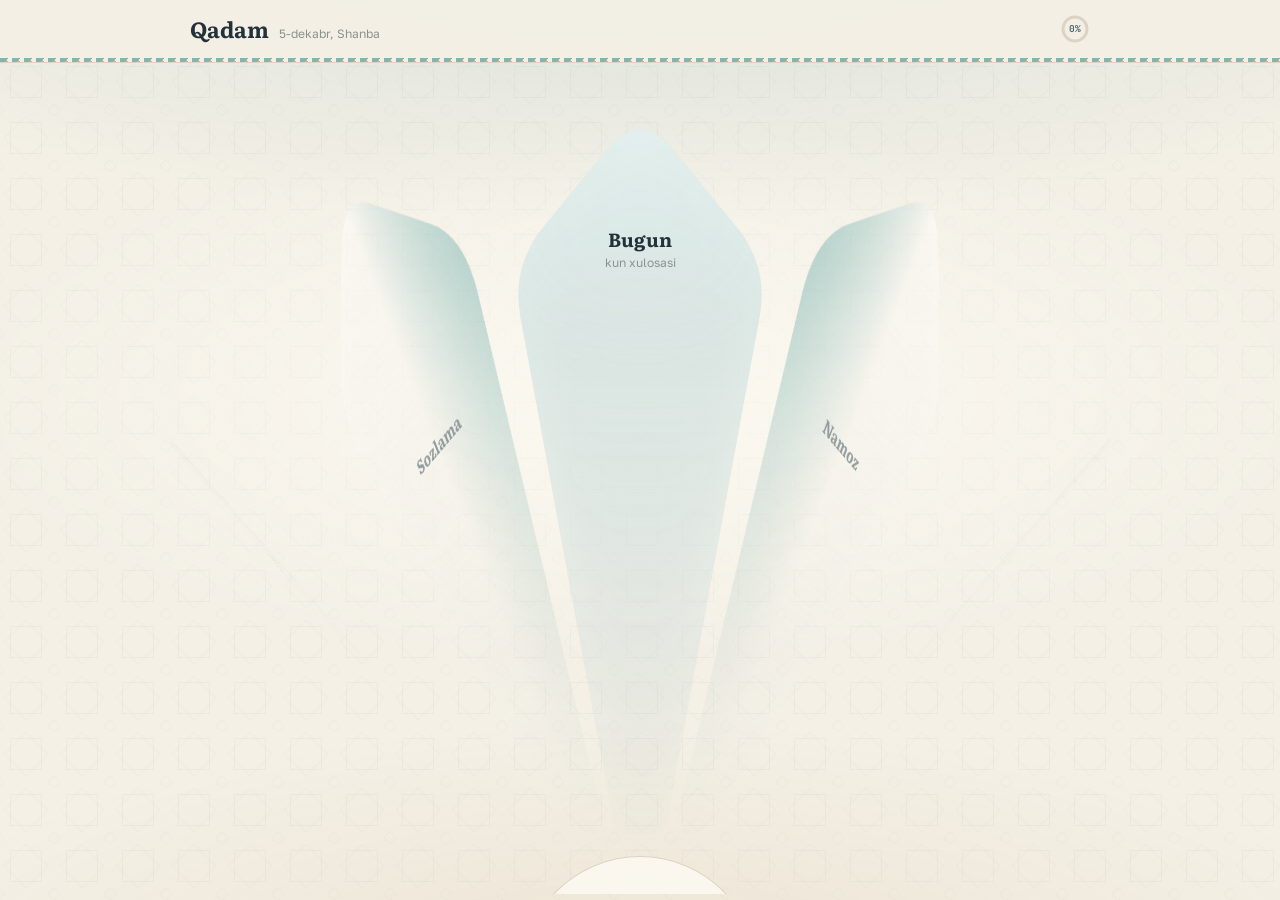
<file: docs/index.html>
<!doctype html>
<html lang="uz">
<head>
<meta charset="utf-8">
<meta name="viewport" content="width=device-width, initial-scale=1, viewport-fit=cover">
<meta name="description" content="Qadam — namoz, oila, shajara, ish, sport va sakkiz tilni oʻrganishni bir joyda yuritadigan shaxsiy yordamchi.">
<meta name="theme-color" content="#F4F0E6" media="(prefers-color-scheme: light)">
<meta name="theme-color" content="#13191B" media="(prefers-color-scheme: dark)">
<meta name="mobile-web-app-capable" content="yes">
<meta name="apple-mobile-web-app-capable" content="yes">
<meta name="apple-mobile-web-app-status-bar-style" content="default">
<meta name="apple-mobile-web-app-title" content="Qadam">
<meta name="app-version" content="202611140946">
<link rel="manifest" href="manifest.webmanifest?v=202611140946">
<link rel="icon" href="icon-192.png?v=202611140946" sizes="192x192">
<link rel="apple-touch-icon" href="apple-touch-icon.png?v=202611140946">
<title>Qadam</title>
<link rel="preconnect" href="https://fonts.gstatic.com" crossorigin>
<link rel="stylesheet" href="https://fonts.googleapis.com/css2?family=Golos+Text:wght@400;500;700&family=JetBrains+Mono&family=Literata:wght@400;700&family=PT+Sans:wght@400;700&display=swap">
<link rel="stylesheet" href="css/app.css?v=202611140946">
<link rel="stylesheet" href="css/mod.css?v=202611140946">
<link rel="stylesheet" href="css/rul.css?v=202611140946">
<link rel="stylesheet" href="css/til.css?v=202611140946">
<link rel="stylesheet" href="css/diqqat.css?v=202611140946">
<link rel="stylesheet" href="css/fon.css?v=202611140946">
<style>body{margin:0}img{max-width:100%}[hidden]{display:none!important}</style>
</head>
<body>
<header class="h-top">
  <div class="h-top-in">
    <div class="h-brand">
      <h1><button class="h-home" type="button" id="h-home">Qadam</button></h1>
      <span class="h-date" id="h-date"></span>
    </div>
    <div id="h-score"></div>
  </div>
</header>

<main class="h-wrap" id="h-main"></main>

<script src="js/firebase-config.js?v=202611140946"></script>
<script src="js/core.js?v=202611140946"></script>
<script src="js/cloud.js?v=202611140946"></script>
<script src="js/namoz.js?v=202611140946"></script>
<script src="js/oila.js?v=202611140946"></script>
<script src="js/shajara.js?v=202611140946"></script>
<script src="js/ish.js?v=202611140946"></script>
<script src="js/sport.js?v=202611140946"></script>
<script src="js/til.js?v=202611140946"></script>
<script src="js/langs/ru.js?v=202611140946"></script>
<script src="js/langs/en.js?v=202611140946"></script>
<script src="js/langs/kk.js?v=202611140946"></script>
<script src="js/langs/de.js?v=202611140946"></script>
<script src="js/langs/ja.js?v=202611140946"></script>
<script src="js/langs/zh.js?v=202611140946"></script>
<script src="js/langs/ko.js?v=202611140946"></script>
<script src="js/langs/ar.js?v=202611140946"></script>
<script src="js/langs/more.js?v=202611140946"></script>
<script src="js/eslatma.js?v=202611140946"></script>
<script src="js/bugun.js?v=202611140946"></script>
<script src="js/sozlama.js?v=202611140946"></script>
<script src="js/diqqat.js?v=202611140946"></script>
<script src="js/rul.js?v=202611140946"></script>
<script src="js/boot.js?v=202611140946"></script>

</body>
</html>
</file>
<file: docs/css/app.css>
/* ============ Hamroh — umumiy uslublar ============ */
:root{
  color-scheme:light;
  --paper:#F4F0E6;
  --surface:#FFFCF5;
  --surface-2:#EBE4D6;
  --ink:#23313A;
  --ink-2:#55656E;
  --ink-3:#8A948F;
  --line:#DCD3C2;
  --line-2:#E9E2D5;
  --accent:#117C7B;
  --accent-soft:#D5E8E6;
  --red:#B5502F;
  --red-soft:#F4E2DA;
  --green:#4F7A3A;
  --green-soft:#E0EAD4;
  --warm:#A77B21;
  --warm-soft:#F3E8CE;
  --gold:#A87D23;
  --gold-soft:#F2E8CF;
  --shadow:0 1px 2px rgba(18,38,63,.06), 0 8px 24px -12px rgba(18,38,63,.22);
  --radius:6px;
  --f-serif:"Literata", "PT Serif", Georgia, serif;
  --f-sans:"Golos Text", "PT Sans", "Segoe UI", system-ui, sans-serif;
  --f-mono:"JetBrains Mono", "PT Mono", ui-monospace, monospace;
}
@media (prefers-color-scheme: dark){
  :root:not([data-theme="light"]){
    color-scheme:dark;
    --paper:#13191B;
    --surface:#1B2325;
    --surface-2:#243032;
    --ink:#ECE6DA;
    --ink-2:#B3AFA2;
    --ink-3:#8A8D86;
    --line:#2E3A3C;
    --line-2:#263032;
    --accent:#49BDB4;
    --accent-soft:#17352F;
    --red:#DD8260;
    --red-soft:#35221B;
    --green:#8FBE6E;
    --green-soft:#1E2C18;
    --warm:#D9AE5E;
    --warm-soft:#302612;
    --gold:#D8B35E;
    --gold-soft:#2E2715;
    --shadow:0 1px 2px rgba(0,0,0,.4), 0 10px 28px -14px rgba(0,0,0,.7);
  }
}
:root[data-theme="dark"]{
  color-scheme:dark;
    --paper:#13191B;
  --surface:#1B2325;
  --surface-2:#243032;
  --ink:#ECE6DA;
  --ink-2:#B3AFA2;
  --ink-3:#8A8D86;
  --line:#2E3A3C;
  --line-2:#263032;
  --accent:#49BDB4;
  --accent-soft:#17352F;
  --red:#DD8260;
  --red-soft:#35221B;
  --green:#8FBE6E;
  --green-soft:#1E2C18;
  --warm:#D9AE5E;
  --warm-soft:#302612;
  --gold:#D8B35E;
  --gold-soft:#2E2715;
  --shadow:0 1px 2px rgba(0,0,0,.4), 0 10px 28px -14px rgba(0,0,0,.7);
}
*{box-sizing:border-box}
html{-webkit-text-size-adjust:100%;background:var(--paper)}
body{
  background:var(--paper);color:var(--ink);
  font-family:var(--f-sans);font-size:16px;line-height:1.55;
  -webkit-font-smoothing:antialiased;
  padding-left:env(safe-area-inset-left);padding-right:env(safe-area-inset-right);
}
button{font:inherit;color:inherit;cursor:pointer;touch-action:manipulation}
input,select,textarea{font:inherit;color:inherit}
:focus-visible{outline:2px solid var(--accent);outline-offset:2px;border-radius:3px}
@media (prefers-reduced-motion:reduce){*{animation:none!important;transition:none!important}}

/* ---------- qobiq ---------- */
.h-top{
  position:sticky;top:0;z-index:30;
  background:color-mix(in srgb, var(--paper) 90%, transparent);
  backdrop-filter:blur(8px);border-bottom:1px solid var(--line);
}
.h-top-in{max-width:940px;margin:0 auto;padding:12px 20px 12px;display:flex;gap:14px;align-items:center;justify-content:space-between}
.h-brand{display:flex;align-items:baseline;gap:10px;min-width:0}
.h-brand h1{font-family:var(--f-serif);font-weight:700;font-size:22px;margin:0;letter-spacing:-.01em}
.h-home{background:none;border:none;padding:0;font:inherit;color:inherit}
.h-date{font-size:12px;color:var(--ink-3);white-space:nowrap}
.h-ring{display:flex;align-items:center;gap:8px;font-family:var(--f-mono);font-size:12px;color:var(--ink-3)}
.h-ring svg{display:block}
.h-wrap{max-width:940px;margin:0 auto;padding:22px 20px 90px}
.h-panel[hidden]{display:none!important}

/* ---------- umumiy boʻlaklar ---------- */
.h-h2{font-family:var(--f-serif);font-size:20px;margin:0 0 4px;font-weight:700}
.h-lede{margin:0 0 18px;color:var(--ink-2);font-size:14.5px;max-width:64ch}
.h-sec{margin-bottom:26px}
.h-sec-h{
  display:flex;justify-content:space-between;align-items:baseline;gap:10px;
  font-size:11.5px;letter-spacing:.09em;text-transform:uppercase;color:var(--ink-3);
  border-bottom:1px solid var(--line);padding-bottom:6px;margin-bottom:10px;
}
.h-card{
  background:var(--surface);border:1px solid var(--line);border-radius:10px;
  padding:16px 18px;margin-bottom:12px;
}
.h-card.lift{box-shadow:var(--shadow)}
.h-card-h{display:flex;justify-content:space-between;align-items:center;gap:10px;margin-bottom:10px}
.h-card-h h3{font-family:var(--f-serif);font-size:17px;margin:0}
.h-card-h a,.h-link{color:var(--accent);font-size:13px;text-decoration:none;background:none;border:none;padding:0;cursor:pointer}
.h-link:hover{text-decoration:underline}
.h-grid{display:grid;gap:10px}
.h-grid.c2{grid-template-columns:repeat(auto-fit,minmax(220px,1fr))}
.h-grid.c3{grid-template-columns:repeat(auto-fit,minmax(160px,1fr))}

.h-btn{
  border:1px solid var(--line);background:var(--surface);border-radius:var(--radius);
  padding:10px 16px;font-size:14.5px;font-weight:700;
}
.h-btn:hover{background:var(--surface-2)}
.h-btn.sm{padding:6px 11px;font-size:13px;font-weight:400}
.h-btn.pri{background:var(--accent);border-color:var(--accent);color:#fff}
:root[data-theme="dark"] .h-btn.pri,:root:not([data-theme="light"]) .h-btn.pri{color:var(--paper)}
.h-btn.ok{color:var(--green);border-color:var(--green)}
.h-btn.bad{color:var(--red);border-color:var(--red)}
.h-btn[disabled]{opacity:.45;cursor:default}
.h-row{display:flex;gap:8px;flex-wrap:wrap;align-items:center}
.h-row.end{justify-content:flex-end}

.h-pill{
  font-family:var(--f-mono);font-size:11.5px;padding:2px 9px;border-radius:100px;
  background:var(--surface-2);color:var(--ink-2);white-space:nowrap;
}
.h-pill.ok{background:var(--green-soft);color:var(--green)}
.h-pill.warn{background:var(--red-soft);color:var(--red)}
.h-pill.gold{background:var(--gold-soft);color:var(--gold)}

.h-stat{display:flex;flex-direction:column;gap:1px}
.h-stat b{font-family:var(--f-mono);font-size:21px;line-height:1.1;font-variant-numeric:tabular-nums}
.h-stat span{font-size:11px;color:var(--ink-3);letter-spacing:.05em;text-transform:uppercase}
.h-stats{display:flex;gap:20px;flex-wrap:wrap}

.h-list{display:flex;flex-direction:column}
.h-item{
  display:flex;gap:12px;align-items:center;padding:10px 0;border-bottom:1px solid var(--line-2);
}
.h-item:last-child{border-bottom:none}
.h-item .ttl{flex:1;min-width:0;font-size:14.5px}
.h-item .sub{font-size:12.5px;color:var(--ink-3)}
/* ---- tugʻilgan kun eslatmasi (yonib-oʻchadi) ---- */
#h-alerts{max-width:940px;margin:0 auto;padding:16px 20px 0;display:flex;flex-direction:column;gap:8px}
#h-alerts:empty{padding:0}
.h-alert{
  display:flex;gap:12px;align-items:center;padding:11px 14px;border-radius:12px;
  border:1.5px solid var(--red);background:var(--red-soft);
}
.h-alert-t{flex:1;min-width:0;display:flex;flex-direction:column;gap:2px}
.h-alert-t b{font-size:13.5px;color:var(--red)}
.h-alert-t span{font-size:12.5px;color:var(--ink-2)}
.h-alert .h-btn{flex:0 0 auto}
.h-alert.quiet{border-color:var(--line);background:var(--surface-2)}
.h-alert.quiet .h-alert-t span{color:var(--ink-2)}
.h-alert.blink{animation:h-blink 1.5s ease-in-out infinite}
@keyframes h-blink{
  0%,100%{background:var(--red-soft);border-color:var(--red)}
  50%{background:var(--surface);border-color:var(--line)}
}
@media(prefers-reduced-motion:reduce){.h-alert.blink{animation:none}}

.h-item .num{font-family:var(--f-mono);font-size:13px;color:var(--ink-3);white-space:nowrap;font-variant-numeric:tabular-nums}

.h-check{
  width:21px;height:21px;border:1.5px solid var(--line);border-radius:5px;flex:0 0 auto;
  display:grid;place-items:center;font-size:13px;color:#fff;background:var(--surface);padding:0;
}
.h-check[aria-pressed="true"]{background:var(--green);border-color:var(--green)}

.h-in{
  width:100%;padding:9px 11px;border:1px solid var(--line);border-radius:var(--radius);
  background:var(--surface);color:var(--ink);font-size:16px;
}
.h-in:focus{border-color:var(--accent);outline:none}
.h-field{display:flex;flex-direction:column;gap:4px;min-width:0}
.h-field label{font-size:11.5px;letter-spacing:.06em;text-transform:uppercase;color:var(--ink-3)}
.h-form{display:grid;gap:10px;grid-template-columns:repeat(auto-fit,minmax(150px,1fr))}
.h-form .wide{grid-column:1/-1}
select.h-in{appearance:none;background-image:linear-gradient(45deg,transparent 50%,var(--ink-3) 50%),linear-gradient(135deg,var(--ink-3) 50%,transparent 50%);background-position:calc(100% - 16px) 50%,calc(100% - 11px) 50%;background-size:5px 5px,5px 5px;background-repeat:no-repeat;padding-right:32px}

.h-seg{display:inline-flex;border:1px solid var(--line);border-radius:var(--radius);overflow:hidden;background:var(--surface);flex-wrap:wrap}
.h-seg button{background:none;border:none;padding:7px 13px;font-size:13.5px;color:var(--ink-2);border-right:1px solid var(--line)}
.h-seg button:last-child{border-right:none}
.h-seg button[aria-pressed="true"]{background:var(--surface-2);color:var(--ink);font-weight:700}

.h-empty{
  border:1px dashed var(--line);border-radius:var(--radius);padding:18px;
  text-align:center;color:var(--ink-3);font-size:14px;
}
.h-bar{height:6px;background:var(--line);border-radius:3px;overflow:hidden}
.h-bar i{display:block;height:100%;background:var(--accent);transition:width .35s ease}
.h-bar.ok i{background:var(--green)}
.h-tablewrap{overflow-x:auto}
.h-table{border-collapse:collapse;width:100%;font-size:14px;min-width:420px}
.h-table th,.h-table td{text-align:left;padding:7px 10px 7px 0;border-bottom:1px solid var(--line-2);white-space:nowrap}
.h-table th{font-size:11px;letter-spacing:.07em;text-transform:uppercase;color:var(--ink-3);font-weight:400}
.h-table td.n{font-family:var(--f-mono);font-variant-numeric:tabular-nums}
.h-note{font-size:12.5px;color:var(--ink-3)}
.h-warn{background:var(--gold-soft);border:1px solid var(--gold);color:var(--ink);border-radius:var(--radius);padding:10px 13px;font-size:13.5px;margin-bottom:14px}

/* modul rangli belgisi */
.h-card[data-m]{border-left:3px solid var(--line)}
.h-card[data-m="namoz"]{border-left-color:var(--green)}
.h-card[data-m="oila"]{border-left-color:var(--red)}
.h-card[data-m="shajara"]{border-left-color:var(--gold)}
.h-card[data-m="ish"]{border-left-color:var(--accent)}
.h-card[data-m="sport"]{border-left-color:#C2691E}


@media (hover:none){
  .h-btn:not(.pri):hover,.h-item:hover{background:var(--surface)}
}
@media (max-width:560px){
  .h-top-in{padding:10px 14px 10px;gap:10px}
  .h-brand h1{font-size:18px}
  .h-date{font-size:11px}
  .h-wrap{padding:18px 14px 90px}
  .h-card{padding:14px;border-radius:8px}
  .h-stats{gap:14px}
  .h-stat b{font-size:18px}
  .h-form{grid-template-columns:1fr 1fr}
}

/* ---------- milliy bezak ---------- */
.h-top::after{
  content:"";display:block;height:4px;
  background:
    repeating-linear-gradient(135deg, var(--accent) 0 6px, transparent 6px 12px),
    repeating-linear-gradient(45deg, var(--gold) 0 6px, transparent 6px 12px);
  background-size:12px 4px, 12px 4px;
  opacity:.5;
}
.h-card[data-m="til"]{border-left-color:var(--gold)}
.h-card[data-m="sport"]{border-left-color:#C2691E}
.h-brand h1{letter-spacing:.01em}
</file>
<file: docs/css/mod.css>
/* ============ Boʻlimlarga xos uslublar ============ */

/* ---- Bugun ---- */
.b-hero{
  display:flex;gap:16px;align-items:center;justify-content:space-between;
  background:var(--surface);border:1px solid var(--line);border-radius:10px;
  padding:16px 18px;margin-bottom:14px;box-shadow:var(--shadow);
}
.b-hero .h-h2{margin:0}
.b-ring{position:relative;display:grid;place-items:center;flex:0 0 auto}
.b-ring span{position:absolute;font-family:var(--f-mono);font-size:12px}
.h-ring b{font-family:var(--f-mono);font-size:12px;color:var(--ink-2)}
.h-ring{position:relative}
.h-ring svg{position:absolute;inset:0}
.h-ring b{display:block;width:30px;height:30px;line-height:30px;text-align:center;font-size:9.5px}

.b-pray{display:grid;grid-template-columns:repeat(5,1fr);gap:5px}
.b-pr{
  border:1px solid var(--line);border-radius:6px;padding:7px 4px;text-align:center;
  display:flex;flex-direction:column;gap:2px;background:var(--surface);
}
.b-pr b{font-size:12.5px;font-weight:700}
.b-pr span{font-size:10.5px;color:var(--ink-3)}
.b-pr.s-jamoat{background:var(--green-soft);border-color:var(--green)}
.b-pr.s-jamoat span{color:var(--green)}
.b-pr.s-yakka{background:var(--green-soft);border-color:color-mix(in srgb, var(--green) 45%, var(--line))}
.b-pr.s-yakka span{color:var(--green)}
.b-pr.s-qazo{background:var(--red-soft);border-color:var(--red)}
.b-pr.s-qazo span{color:var(--red)}
.b-pr.s-qazoq{background:var(--warm-soft);border-color:var(--warm)}
.b-pr.s-qazoq span{color:var(--warm)}
@media(max-width:420px){.b-pr b{font-size:11px}.b-pr span{font-size:9.5px}}

/* ---- Namoz ---- */
.n-cal{display:grid;grid-template-columns:repeat(7,1fr);gap:4px}
.n-wd{font-size:10px;line-height:1;text-align:center;color:var(--ink-3);padding:0 0 3px}
.n-wd.ju{color:var(--accent)}
.n-pad{min-height:0}
.n-day{
  border:1px solid var(--line);background:var(--surface);border-radius:6px;
  padding:5px 2px 4px;display:flex;flex-direction:column;align-items:center;gap:3px;
}
.n-day b{font-family:var(--f-mono);font-size:11.5px;font-weight:400;color:var(--ink-2)}
.n-day.ju{border-color:color-mix(in srgb, var(--accent) 34%, var(--line))}
.n-day.now{border-color:var(--accent);border-width:2px;background:var(--accent-soft)}
.n-day.future{opacity:.4;cursor:default}
.n-dots{display:flex;gap:2px}
.n-dots i{width:4px;height:4px;border-radius:50%;background:var(--line)}
.n-dots i.jamoat{background:var(--green)}
.n-dots i.yakka{background:var(--green);opacity:.5}
.n-dots i.qazo{background:var(--red)}
.n-dots i.qazoq{background:var(--warm)}

/* Belgilangan holat tugmasi «yonib» turadi:
   oʻqilgani yashil, qazosi qizgʻish, qazosi oʻqilgani sargʻish. */
.h-btn.n-on{font-weight:600}
.h-btn.n-ok{color:#fff;background:var(--green);border-color:var(--green);
  box-shadow:0 0 0 3px color-mix(in srgb, var(--green) 24%, transparent)}
:root[data-theme="dark"] .h-btn.n-ok{color:var(--paper)}
@media (prefers-color-scheme: dark){:root:not([data-theme="light"]) .h-btn.n-ok{color:var(--paper)}}
.h-btn.n-ok2{color:var(--green);background:var(--green-soft);border-color:var(--green);
  box-shadow:0 0 0 3px color-mix(in srgb, var(--green) 16%, transparent)}
.h-btn.n-bad{color:var(--red);background:var(--red-soft);border-color:var(--red);
  box-shadow:0 0 0 3px color-mix(in srgb, var(--red) 16%, transparent)}
.h-btn.n-warm{color:var(--warm);background:var(--warm-soft);border-color:var(--warm);
  box-shadow:0 0 0 3px color-mix(in srgb, var(--warm) 20%, transparent)}
.h-btn.n-on:hover{background:var(--surface)}
.h-btn.n-ok:hover{background:var(--green)}
.h-btn.n-ok2:hover{background:var(--green-soft)}
.h-btn.n-bad:hover{background:var(--red-soft)}
.h-btn.n-warm:hover{background:var(--warm-soft)}
@media(max-width:400px){.n-day{padding:4px 1px 3px}.n-dots{gap:1.5px}.n-day b{font-size:11px}}
.n-sub{display:block;font-size:12px;color:var(--ink-3);margin-top:1px}
/* «Qazosi oʻqildi» yorligʻi qator ostida, oʻng tomonda turadi */
.h-item.n-wrap{flex-wrap:wrap}
.n-qq{flex:0 0 100%;display:flex;justify-content:flex-end;margin:-2px 0 2px}
.n-qq .h-btn{font-size:11.5px;padding:3px 9px}

/* qalqib chiqadigan oyna (kun / shajara) */
.n-sheet{
  position:fixed;inset:0;z-index:60;background:rgba(10,16,24,.45);
  display:flex;align-items:flex-end;justify-content:center;padding:0;
}
.n-sheet-in{
  background:var(--surface);border:1px solid var(--line);border-radius:12px 12px 0 0;
  padding:18px 18px calc(22px + env(safe-area-inset-bottom));width:100%;max-width:520px;
  box-shadow:0 -8px 30px rgba(0,0,0,.25);max-height:86vh;overflow:auto;
}
@media(min-width:620px){
  .n-sheet{align-items:center;padding:20px}
  .n-sheet-in{border-radius:12px;padding-bottom:20px}
}

/* ---- Shajara ---- */
/* Chizma maydoni doimiy balandlikda — pastdagi sonlar qimirlamaydi */
/* Shajara boʻlimi ekran boʻyiga choʻziladi: chizma oʻrtada,
   raqamlar esa eng pastda turadi */
#m-shajara{
  display:flex;flex-direction:column;
  /* svh — brauzer manzil satri koʻringan holatdagi balandlik:
     shunda raqamlar hech qachon ekrandan tushib ketmaydi */
  min-height:calc(100vh - 210px);      /* eski brauzerlar uchun ehtiyotkor oʻlcham */
  min-height:calc(100svh - 130px);     /* svh — manzil satri koʻringan holat */
  margin-bottom:-74px;
}
#m-shajara .h-stats{margin-top:auto;padding-top:12px}
#m-shajara > .h-seg{align-self:flex-start}
#m-shajara > .h-card{align-self:stretch}
.s-tree{
  flex:1 1 auto;height:auto;min-height:200px;
  overflow:auto;-webkit-overflow-scrolling:touch;
  touch-action:pan-x pan-y;overscroll-behavior:contain;
  display:flex;                       /* ichidagini markazlash uchun */
}
.s-zoom{margin:auto}                  /* ham koʻndalang, ham tik markazda */
.s-zoom{position:relative;flex:0 0 auto}
.s-chart{position:relative;transform-origin:top left}
.s-chart .s-node{width:var(--cw);height:var(--ch)}
.s-chart .s-ava{flex:0 0 var(--av);width:var(--av);height:var(--av)}
.s-chart .s-info b{-webkit-line-clamp:var(--lines)}

.s-chart svg{position:absolute;inset:0;overflow:visible;pointer-events:none}
.s-chart svg path{fill:none;stroke:var(--line);stroke-width:1.4}
.s-ring{
  position:absolute;width:14px;height:14px;display:grid;place-items:center;
  font-size:11px;color:var(--ink-3);background:var(--paper);border-radius:50%;line-height:1;
}
/* Kartochka: hamma joyda bir xil oʻlcham — 1/3 surat, 2/3 FISH */
.s-chart .s-node{position:absolute}
.s-node{
  display:flex;align-items:center;gap:9px;white-space:normal;
  border:1px solid var(--line);background:var(--surface);border-radius:9px;
  padding:8px;width:164px;height:74px;cursor:pointer;text-align:left;overflow:hidden;
}
.s-node:hover{border-color:var(--accent)}
.s-node.self{border-color:var(--gold);background:var(--gold-soft)}
.s-ava{
  flex:0 0 62px;width:62px;height:62px;border-radius:7px;overflow:hidden;
  background:var(--surface-2);display:grid;place-items:center;
}
.s-ava img{width:100%;height:100%;object-fit:cover;display:block}
.s-ava i{font-style:normal;font-family:var(--f-serif);font-size:20px;color:var(--ink-3)}
.s-ava.f{background:var(--red-soft)}
.s-ava.f i{color:var(--red)}
.s-ava.sm{flex:0 0 auto;width:34px;height:34px;border-radius:6px}
.s-ava.sm i{font-size:15px}
.s-ava.big{flex:0 0 auto;width:62px;height:62px;border-radius:9px}
.s-ava.big i{font-size:26px}
.s-info{flex:1 1 auto;min-width:0;display:block;align-self:center}
.s-info b{
  font-size:12.5px;line-height:1.22;font-weight:700;
  display:-webkit-box;-webkit-line-clamp:3;-webkit-box-orient:vertical;overflow:hidden;
}
.s-info b.f{color:var(--red)}
.s-yr{display:block;margin-top:2px;font-family:var(--f-mono);font-size:10.5px;color:var(--ink-3)}
.s-me{display:block;font-size:9.5px;letter-spacing:.08em;text-transform:uppercase;color:var(--gold)}
.s-rel{display:block;margin-top:1px;font-size:10.5px;color:var(--accent);font-weight:700}


@media(max-width:420px){
  .s-info b{font-size:11.5px}
  .s-yr{font-size:10px}
}

/* ---- Rus tili boʻlimi qobiq ichida ---- */
#m-rus .r-head{margin-bottom:10px}
#m-rus .stats{display:flex;gap:20px;flex-wrap:wrap}
#m-rus nav.tabs{padding:0;margin:0 0 2px;border-bottom:1px solid var(--line)}
#m-rus .panel{padding-top:20px}
#m-rus .wrap{padding:0;max-width:none}

/* shajara: sana kiritish (yil / oy / kun) */
.s-date{display:grid;grid-template-columns:1.05fr 1.6fr .85fr;gap:5px}
.s-date .h-in{padding:9px 8px}
.s-date select.h-in{padding-right:26px;background-position:calc(100% - 12px) 50%, calc(100% - 8px) 50%}
@media(max-width:620px){
  .h-form .s-datefield{grid-column:1/-1}
  .s-date{grid-template-columns:1fr 1.5fr .85fr}
}

/* formadagi surat bloki */
.s-photo{display:flex;align-items:center;gap:12px;flex-wrap:wrap}
</file>
<file: docs/css/rul.css>
@property --fillc{syntax:"<color>";inherits:false;initial-value:transparent}

/* ============ Rul — boʻlimlar yelpigʻichi ============
   Ekran tagida doira, ichida strelka. Boʻlim panellari doiradan tashqariga
   yelpigʻichdek yoyilgan: oʻrtaga kelgani toʻq, ikki chetdagisi xira. */
.r-screen{
  display:flex;flex-direction:column;align-items:stretch;
  min-height:calc(100dvh - 73px);margin-bottom:-90px;padding:0;
  --Rd:min(30vw,118px);          /* tagdagi doira radiusi */
  --Dy:calc(var(--Rd) * .68);    /* doira markazi ekran tagidan shuncha pastda */
  --pw:min(68vw,258px);          /* panelning eng keng joyi */
  --pad:20px;
  --glint:rgba(255,255,255,.3);  /* panel tepasidagi yorugʻlik */
  /* xanjar shakli: uchi tepada, yelkasi keng, tagi tor.
     Burchaklari dumaloq path() ni JS hisoblab qoʻyadi — bu zaxira. */
  --xanjar:polygon(50% 0%, 100% 21%, 58% 100%, 42% 100%, 0% 21%);
}


/* ---------- sahna ---------- */
.r-stage{
  position:relative;flex:1;min-height:320px;overflow:hidden;
  margin:0 calc(-1 * var(--pad));
  /* chuqurlik: panellar chetga borgani sayin oʻz oʻqi boʻylab burilib uzoqlashadi */
  perspective:820px;perspective-origin:50% 100%;
  touch-action:none;user-select:none;-webkit-user-select:none;cursor:grab;
}
.r-stage.r-grab{cursor:grabbing}

/* ---------- yelpigʻich panellari ---------- */
.r-item{
  position:absolute;left:50%;bottom:calc(-1 * var(--Dy));
  width:var(--pw);height:calc(97% + var(--Dy) - var(--Rd));
  margin-left:calc(-.5 * var(--pw));
  padding:0;background:none;border:none;
  clip-path:var(--xanjar);
  transform-origin:50% 100%;
  /* burchakni JS beradi — yelpigʻich chetida oʻralib ketmasin */
  transform:rotate(var(--th,0deg))
            translateY(calc(-1 * var(--Rd)))
            translateZ(var(--tz,0px))
            rotateY(var(--ry,0deg))
            scale(var(--sc,1));
}
/* toʻldirish — ramkasiz, faqat rang */
.r-fill{
  position:absolute;inset:0;clip-path:var(--xanjar);
  --fillc:color-mix(in srgb, var(--surface) 82%, transparent);
  /* tepasida yorugʻlik, pastga qarab xiralashib yoʻqoladi */
  background:
    radial-gradient(130% 52% at 50% 1%, var(--glint), transparent 68%),
    linear-gradient(to bottom, var(--fillc) 0, transparent 100%);
}

/* hajm: soya xanjar shaklining oʻziga tushadi */
.r-item{filter:drop-shadow(0 9px 16px color-mix(in srgb, var(--ink) 11%, transparent))}
.r-item.on{filter:drop-shadow(0 14px 26px color-mix(in srgb, var(--ink) 17%, transparent))}

/* tanlov bir paneldan ikkinchisiga oʻtganda rang, soya va izoh asta almashadi */
.r-item{transition:filter .45s ease}
/* chetdagi panelning oʻrtaga qaragan yoni toʻqroq koʻrinadi */
.r-fill::after{
  content:"";position:absolute;inset:0;pointer-events:none;
  opacity:var(--yonop,0);
  background:linear-gradient(var(--yon,to right),
    color-mix(in srgb, var(--accent) 60%, transparent) 0,
    transparent 52%);
  -webkit-mask-image:linear-gradient(to bottom,#000 0,transparent 100%);
  mask-image:linear-gradient(to bottom,#000 0,transparent 100%);
  transition:opacity .45s ease;
}

.r-fill{transition:--fillc .45s ease}
.r-txt{transition:color .45s ease}
.r-txt i{transition:opacity .45s ease}

@media (prefers-color-scheme: dark){
  :root:not([data-theme="light"]) .r-screen{--glint:rgba(255,255,255,.07)}
}
:root[data-theme="dark"] .r-screen{--glint:rgba(255,255,255,.07)}
.r-txt{
  /* panel chetga burilganda yozuv markazga yaqinroq suriladi */
  position:absolute;left:10%;right:10%;top:var(--tt,17%);
  text-align:center;color:var(--ink-2);
}
.r-txt b{display:block;font-family:var(--f-serif);font-size:19px;line-height:1.15}
.r-txt i{
  display:block;font-style:normal;font-size:12px;line-height:1.3;
  color:var(--ink-3);margin-top:4px;opacity:0;
}

/* oʻrtaga kelgani toʻqroq */
.r-item.on .r-fill{--fillc:color-mix(in srgb, var(--accent-soft) 96%, transparent)}
.r-item.on .r-txt{color:var(--ink)}
.r-item.on .r-txt i{opacity:1}

/* ---------- tagdagi doira va strelka ---------- */
.r-disc{
  position:absolute;left:50%;bottom:calc(-1 * var(--Dy));z-index:150;
  width:calc(2 * var(--Rd));height:var(--Rd);margin-left:calc(-1 * var(--Rd));
  border:1px solid var(--line);border-bottom:none;
  border-radius:var(--Rd) var(--Rd) 0 0;
  background:color-mix(in srgb, var(--surface) 72%, transparent);
  -webkit-backdrop-filter:blur(4px);backdrop-filter:blur(4px);
}


/* burilish silliq boʻlsin — faqat qoʻyib yuborilganda */
.r-anim .r-item{
  /* ogʻir gʻildirakdek: joyidan sekin qoʻzgʻalib, uzoq sekinlashib toʻxtaydi */
  transition:transform var(--spin,.56s) cubic-bezier(.38,.68,.22,1),
             opacity var(--spin,.56s) cubic-bezier(.38,.68,.22,1),
             filter .45s ease;
}
.r-grab .r-item{will-change:transform,opacity}

@media (max-width:560px){
  .r-screen{--pad:14px}
}
@media (max-height:700px){
  .r-txt b{font-size:17px}
}
</file>
<file: docs/css/til.css>
/* ============ Til oʻrganish boʻlimi ============ */

/* ---- til tanlash ---- */
.t-pick{display:grid;grid-template-columns:repeat(auto-fill,minmax(210px,1fr));gap:10px}
.t-lang{
  border:1px solid var(--line);background:var(--surface);border-radius:10px;
  padding:14px;display:flex;flex-direction:column;gap:3px;text-align:left;
}
.t-lang:hover{border-color:var(--accent);box-shadow:var(--shadow)}
.t-code{
  font-family:var(--f-mono);font-size:10.5px;letter-spacing:.1em;text-transform:uppercase;
  color:var(--accent);background:var(--accent-soft);border-radius:4px;padding:1px 7px;align-self:flex-start;
}
.t-lang b{font-size:16px;font-family:var(--f-serif)}
.t-native{font-size:14px;color:var(--ink-2)}
.t-meta{font-size:12px;color:var(--ink-3);margin-top:4px}
.t-due{font-style:normal;color:var(--red)}
.t-start{font-size:12.5px;color:var(--accent);margin-top:2px}

/* ---- boʻlim qobigʻi ---- */
.t-bar{display:flex;align-items:center;gap:12px;margin-bottom:12px;flex-wrap:wrap}
.t-cur{font-family:var(--f-serif);font-size:17px}
.t-prog{font-family:var(--f-mono);font-size:12px;color:var(--ink-3);margin-left:auto}
.t-tabs{display:flex;gap:2px;overflow-x:auto;scrollbar-width:none;border-bottom:1px solid var(--line);margin-bottom:16px}
.t-tabs::-webkit-scrollbar{display:none}
.t-tab{
  background:none;border:none;border-bottom:2px solid transparent;
  padding:7px 11px 8px;color:var(--ink-2);font-size:14px;white-space:nowrap;
}
.t-tab[aria-selected="true"]{color:var(--ink);border-bottom-color:var(--gold);font-weight:700}

/* ---- mashq kartochkasi ---- */
.t-card{
  background:var(--surface);border:1px solid var(--line);border-radius:12px;box-shadow:var(--shadow);
  padding:26px 20px;text-align:center;display:flex;flex-direction:column;gap:10px;
  min-height:190px;justify-content:center;
}
.t-ask{font-size:11.5px;letter-spacing:.09em;text-transform:uppercase;color:var(--ink-3)}
.t-word{font-family:var(--f-serif);font-size:clamp(28px,6vw,42px);line-height:1.2;font-weight:700}
.t-word.sm{font-size:clamp(19px,4vw,27px);line-height:1.35}
.t-word.uz{font-family:var(--f-sans);font-size:clamp(21px,4.6vw,31px);font-weight:400}
.t-word.uz.sm{font-size:clamp(17px,3.6vw,23px)}
.t-extra{font-family:var(--f-mono);font-size:13px;color:var(--ink-3)}
.t-st{color:var(--red)}
.t-pron{font-family:var(--f-mono);font-size:13px;color:var(--ink-3)}
.t-pron i{font-style:normal;opacity:.75}
.t-say-row{display:flex;justify-content:center;align-items:center;gap:9px}
.t-answer{border-top:1px dashed var(--line);padding-top:12px;display:flex;flex-direction:column;gap:6px}
.t-val.uz{font-size:20px}
.t-say{
  border:1px solid var(--line);background:var(--surface);border-radius:50%;
  width:28px;height:28px;display:inline-grid;place-items:center;padding:0;flex:0 0 auto;color:var(--accent);
}
.t-say:hover{background:var(--accent-soft);border-color:var(--accent)}
.t-say svg{width:14px;height:14px;display:block}
.t-bigsay{
  border:1px solid var(--accent);background:var(--accent-soft);color:var(--accent);
  width:72px;height:72px;border-radius:50%;display:grid;place-items:center;margin:0 auto;
}
.t-bigsay svg{width:30px;height:30px}

.t-opts{display:grid;gap:8px;margin-top:16px}
.t-opt{
  border:1px solid var(--line);background:var(--surface);border-radius:8px;
  padding:12px 15px;text-align:left;font-size:15.5px;display:flex;gap:11px;align-items:center;
}
.t-opt:hover:not([disabled]){border-color:var(--accent);background:var(--accent-soft)}
.t-opt[disabled]{cursor:default}
.t-opt .t-n{font-family:var(--f-mono);font-size:11.5px;color:var(--ink-3);width:11px;flex:0 0 auto}
.t-opt.right{border-color:var(--green);background:var(--green-soft)}
.t-opt.wrong{border-color:var(--red);background:var(--red-soft)}
.t-nat{font-family:var(--f-serif)}

.t-tools{display:flex;flex-wrap:wrap;gap:10px;margin-bottom:14px}
.t-seg{display:inline-flex;border:1px solid var(--line);border-radius:6px;overflow:hidden;background:var(--surface);flex-wrap:wrap}
.t-seg button{background:none;border:none;padding:7px 12px;font-size:13px;color:var(--ink-2);border-right:1px solid var(--line)}
.t-seg button:last-child{border-right:none}
.t-seg button[aria-pressed="true"]{background:var(--surface-2);color:var(--ink);font-weight:700}
.t-chips{display:flex;flex-wrap:wrap;gap:5px;margin-bottom:14px}
.t-chip{border:1px solid var(--line);background:var(--surface);border-radius:100px;padding:4px 11px;font-size:12.5px;color:var(--ink-2)}
.t-chip[aria-pressed="true"]{background:var(--accent);border-color:var(--accent);color:var(--surface);font-weight:700}
.t-planbar{
  display:flex;flex-wrap:wrap;gap:10px;align-items:center;justify-content:space-between;
  background:var(--accent-soft);border:1px solid var(--accent);border-radius:6px;
  padding:8px 13px;margin-bottom:14px;font-size:13.5px;
}

.t-in{
  width:100%;font-family:var(--f-serif);font-size:23px;text-align:center;
  padding:11px 13px;border:1px solid var(--line);border-radius:6px;background:var(--surface);color:var(--ink);
}
.t-in:focus{border-color:var(--accent);outline:none}
.t-verdict{font-size:13.5px;min-height:20px}
.t-verdict.ok{color:var(--green);font-weight:700}
.t-verdict.no{color:var(--red);font-weight:700}
.t-keys{display:flex;flex-direction:column;gap:5px;margin-top:14px;align-items:center}
.t-krow{display:flex;gap:4px;justify-content:center}
.t-key{
  border:1px solid var(--line);background:var(--surface);border-radius:5px;
  min-width:29px;height:36px;padding:0 4px;font-size:16px;display:grid;place-items:center;
}
.t-key:hover{background:var(--accent-soft)}
.t-key.wide{min-width:68px;font-size:12px}
@media(max-width:560px){.t-key{min-width:23px;height:33px;font-size:14px}.t-key.wide{min-width:52px;font-size:11px}}

/* ---- roʻyxatlar ---- */
.t-search{
  width:100%;max-width:340px;padding:9px 12px;border:1px solid var(--line);
  border-radius:6px;background:var(--surface);color:var(--ink);font-size:16px;margin-bottom:16px;
}
.t-group{margin-bottom:24px}
.t-group h4{
  font-size:11.5px;letter-spacing:.09em;text-transform:uppercase;color:var(--ink-3);
  margin:0 0 8px;padding-bottom:6px;border-bottom:1px solid var(--line);
  display:flex;justify-content:space-between;
}
.t-group h4 em{font-style:normal;font-family:var(--f-mono)}
.t-row{
  display:grid;grid-template-columns:minmax(0,1.1fr) minmax(0,.9fr) minmax(0,1.1fr) 50px;
  gap:10px;align-items:center;padding:8px 2px;border-bottom:1px solid var(--line-2);
}
.t-r-nat{display:flex;align-items:center;gap:8px;min-width:0;font-size:17px}
.t-r-uz{font-size:14px}
.t-lvl{display:flex;gap:3px;justify-content:flex-end}
.t-dot{width:6px;height:6px;border-radius:50%;background:var(--line)}
.t-dot.on{background:var(--green)}
@media(max-width:620px){
  .t-row{grid-template-columns:minmax(0,1fr) 50px;grid-template-areas:"a d" "b d" "c d";gap:1px 10px}
  .t-r-nat{grid-area:a}.t-row .t-pron{grid-area:b}.t-r-uz{grid-area:c}.t-row .t-lvl{grid-area:d;align-self:center}
}
.t-phrase{padding:11px 0;border-bottom:1px solid var(--line-2);display:flex;flex-direction:column;gap:3px}
.t-p-nat{display:flex;gap:9px;align-items:center;font-size:17px}
.t-p-nat .t-lvl{margin-left:auto}
.t-p-uz{font-size:14px;color:var(--ink-2)}

/* ---- yozuv belgilari ---- */
.t-scripts{display:grid;grid-template-columns:repeat(auto-fill,minmax(132px,1fr));gap:7px}
.t-sc{
  border:1px solid var(--line);background:var(--surface);border-radius:8px;
  padding:9px 10px;display:flex;flex-direction:column;gap:2px;position:relative;
}
.t-sc.ok{border-color:var(--green);background:var(--green-soft)}
.t-sc b{font-size:26px;line-height:1.15;font-family:var(--f-serif)}
.t-sc span{font-size:11.5px;color:var(--ink-3)}
.t-sc em{font-style:normal;font-size:14px}
.t-sc i{font-style:normal;font-size:12px;color:var(--ink-2)}
.t-sc .t-say{position:absolute;top:8px;right:8px;width:24px;height:24px}
.t-sc .t-say svg{width:11px;height:11px}

/* ---- grammatika ---- */
.t-gcard{background:var(--surface);border:1px solid var(--line);border-radius:8px;padding:15px 17px;margin-bottom:11px}
.t-gcard h4{margin:0 0 8px;font-family:var(--f-serif);font-size:16.5px}
.t-gcard p{margin:0 0 8px;font-size:14px;color:var(--ink-2)}
.t-gcard p:last-child{margin-bottom:0}
.t-tw{overflow-x:auto;margin:0 0 8px}
.t-tw table{border-collapse:collapse;width:100%;font-size:14px;min-width:300px}
.t-tw td,.t-tw th{text-align:left;padding:5px 10px 5px 0;border-bottom:1px solid var(--line-2);vertical-align:baseline}
.t-tw th{font-size:10.5px;letter-spacing:.07em;text-transform:uppercase;color:var(--ink-3);font-weight:400}
.t-tw td.n{font-family:var(--f-serif);font-size:15px;white-space:nowrap}
.t-gdone{margin-top:10px;padding-top:9px;border-top:1px solid var(--line-2);display:flex;gap:10px;align-items:center;flex-wrap:wrap}

/* ---- reja ---- */
.t-qhead{margin-bottom:16px}
.t-qhead h2{font-family:var(--f-serif);font-size:19px;margin:0 0 4px}
.t-qhead p{margin:0 0 9px;color:var(--ink-2);font-size:14px;max-width:62ch}
.t-qbar{display:flex;align-items:center;gap:10px;font-size:12px;color:var(--ink-3)}
.t-qbar .h-bar{flex:1;max-width:300px}
.t-months{display:grid;grid-template-columns:repeat(auto-fit,minmax(195px,1fr));gap:8px;margin-bottom:18px}
.t-mcard{
  border:1px solid var(--line);background:var(--surface);border-radius:8px;
  padding:11px 13px;display:flex;flex-direction:column;gap:5px;text-align:left;
}
.t-mcard[data-state="now"]{border-color:var(--accent);box-shadow:inset 3px 0 0 var(--accent)}
.t-mcard[data-state="done"]{background:var(--green-soft);border-color:var(--green)}
.t-mcard[data-state="lock"]{opacity:.55}
.t-mcard b{font-size:14px}
.t-mcard span{font-size:12.5px;color:var(--ink-2);line-height:1.4}
.t-mmeta{font-family:var(--f-mono);font-size:10.5px;color:var(--ink-3)}
.t-mtitle{font-family:var(--f-serif);font-size:17px;margin:0 0 4px}
.t-daygrid{display:grid;grid-template-columns:repeat(10,1fr);gap:4px;margin:10px 0 18px}
@media(max-width:560px){.t-daygrid{grid-template-columns:repeat(6,1fr)}}
.t-dcell{
  aspect-ratio:1;border:1px solid var(--line);background:var(--surface);border-radius:5px;
  font-family:var(--f-mono);font-size:11px;display:grid;place-items:center;padding:0;color:var(--ink-3);
}
.t-dcell[data-s="done"]{background:var(--green);border-color:var(--green);color:var(--surface)}
.t-dcell[data-s="now"]{border-color:var(--accent);border-width:2px;color:var(--ink);font-weight:700;background:var(--accent-soft)}
.t-dcell[data-s="lock"]{cursor:default;opacity:.5}
.t-dcell[data-s="exam"]{border-style:dashed;border-color:var(--red);color:var(--red)}
.t-dcell[data-s="exam-done"]{background:var(--red);border-color:var(--red);color:var(--surface)}
.t-dcell.sel{outline:2px solid var(--ink);outline-offset:1px}
.t-today{background:var(--surface);border:1px solid var(--line);border-radius:10px;box-shadow:var(--shadow);padding:16px}
.t-tline{display:flex;flex-wrap:wrap;gap:6px 14px;align-items:baseline;margin-bottom:3px}
.t-tday{font-family:var(--f-mono);font-size:11px;letter-spacing:.06em;text-transform:uppercase;color:var(--ink-3)}
.t-today h3{font-family:var(--f-serif);font-size:18px;margin:0 0 11px}
.t-tasks{display:flex;flex-direction:column;margin-bottom:12px}
.t-task{display:flex;gap:11px;align-items:center;padding:8px 0;border-bottom:1px solid var(--line-2)}
.t-task:last-child{border-bottom:none}
.t-box{width:19px;height:19px;border:1.5px solid var(--line);border-radius:5px;flex:0 0 auto;display:grid;place-items:center;font-size:12px;color:var(--surface)}
.t-task.ok .t-box{background:var(--green);border-color:var(--green)}
.t-tx{flex:1;min-width:0;font-size:14px}
.t-task.ok .t-tx{color:var(--ink-3)}
.t-pg{font-family:var(--f-mono);font-size:12px;color:var(--ink-3);white-space:nowrap}
.t-doneflag{background:var(--green-soft);border:1px solid var(--green);border-radius:6px;padding:9px 12px;font-size:13.5px;margin-bottom:10px}
.t-meta{display:flex;justify-content:space-between;font-family:var(--f-mono);font-size:12px;color:var(--ink-3);margin-bottom:10px}
.t-score{font-family:var(--f-serif);font-size:34px;font-weight:700;margin:6px 0}
.t-score.pass{color:var(--green)}
.t-score.fail{color:var(--red)}

/* yozuv tizimlari uchun shrift steklari */
.ja{font-family:"Hiragino Sans","Yu Gothic","Noto Sans JP","Meiryo",var(--f-sans)}
.zh{font-family:"PingFang SC","Microsoft YaHei","Noto Sans SC",var(--f-sans)}
.ko{font-family:"Malgun Gothic","Apple SD Gothic Neo","Noto Sans KR",var(--f-sans)}
.ar{font-family:"Traditional Arabic","Noto Naskh Arabic","Segoe UI",var(--f-serif);line-height:1.8}
</file>
<file: docs/css/diqqat.css>
/* ============ Diqqat rejimi ============ */

.d-lbl{
  margin-top:14px;font-size:11.5px;letter-spacing:.06em;
  text-transform:uppercase;color:var(--ink-3);
}
.d-choice{display:flex;flex-wrap:wrap;gap:8px;margin-top:8px}
.d-m.on{border-color:var(--accent);background:var(--accent-soft);color:var(--ink);font-weight:700}

.d-big{
  font-family:var(--f-mono);font-size:40px;line-height:1.1;
  color:var(--accent);margin:10px 0 6px;font-variant-numeric:tabular-nums;
}
.d-dnd{margin-top:14px}

/* pastdagi kichik belgi — rejim yoqilganda koʻrinadi */
#d-pill{
  position:fixed;z-index:60;left:50%;transform:translateX(-50%);
  bottom:calc(16px + env(safe-area-inset-bottom));
  display:flex;align-items:center;gap:10px;
  padding:8px 10px 8px 14px;border-radius:999px;
  border:1px solid var(--line);background:var(--surface);box-shadow:var(--shadow);
  font-size:13px;white-space:nowrap;
}
#d-pill[hidden]{display:none}
#d-pill b{font-family:var(--f-mono);font-weight:400;font-variant-numeric:tabular-nums}
.d-dot{
  width:8px;height:8px;border-radius:50%;background:var(--accent);
  animation:d-puls 2.4s ease-in-out infinite;
}
@keyframes d-puls{0%,100%{opacity:1}50%{opacity:.35}}
.d-out{
  border:1px solid var(--line);background:var(--surface-2);color:var(--ink-2);
  border-radius:999px;padding:4px 11px;font-size:12.5px;
}

/* ---------- rejim yoqilgandagi koʻrinish ---------- */
:root[data-diqqat="1"] .h-top{display:none}
:root[data-diqqat="1"] #h-alerts{display:none}
:root[data-diqqat="1"] .h-wrap{padding-top:26px;padding-bottom:104px}
:root[data-diqqat="1"] .r-screen{min-height:calc(100dvh - 26px);margin-bottom:-104px}
</file>
<file: docs/css/fon.css>
/* ============ Fon va mayinlik ============
   Fon: ilova rangidagi yumshoq nur va milliy naqsh (sakkiz burchakli
   yulduz) — juda xira, oʻqishga xalaqit bermaydi, ikkala koʻrinishda ham
   oʻzi moslashadi. Naqsh ekranga mahkamlangan: sahifa surilganda qayta
   chizilmaydi, shuning uchun surish mayin qoladi. */

:root{
  --naqsh:url("data:image/svg+xml,%3Csvg xmlns='http://www.w3.org/2000/svg' width='72' height='72' viewBox='0 0 72 72'%3E%3Cg fill='none' stroke='%2323313A' stroke-opacity='.042' stroke-width='1.1'%3E%3Cpath d='M36 8 64 36 36 64 8 36Z'/%3E%3Cpath d='M16 16h40v40H16z'/%3E%3Cpath d='M0 -8 8 0 0 8 -8 0Z'/%3E%3Cpath d='M72 -8 80 0 72 8 64 0Z'/%3E%3Cpath d='M0 64 8 72 0 80 -8 72Z'/%3E%3Cpath d='M72 64 80 72 72 80 64 72Z'/%3E%3C/g%3E%3C/svg%3E");
}
@media (prefers-color-scheme: dark){
  :root:not([data-theme="light"]){
    --naqsh:url("data:image/svg+xml,%3Csvg xmlns='http://www.w3.org/2000/svg' width='72' height='72' viewBox='0 0 72 72'%3E%3Cg fill='none' stroke='%2349BDB4' stroke-opacity='.06' stroke-width='1.1'%3E%3Cpath d='M36 8 64 36 36 64 8 36Z'/%3E%3Cpath d='M16 16h40v40H16z'/%3E%3Cpath d='M0 -8 8 0 0 8 -8 0Z'/%3E%3Cpath d='M72 -8 80 0 72 8 64 0Z'/%3E%3Cpath d='M0 64 8 72 0 80 -8 72Z'/%3E%3Cpath d='M72 64 80 72 72 80 64 72Z'/%3E%3C/g%3E%3C/svg%3E");
  }
}
:root[data-theme="dark"]{
  --naqsh:url("data:image/svg+xml,%3Csvg xmlns='http://www.w3.org/2000/svg' width='72' height='72' viewBox='0 0 72 72'%3E%3Cg fill='none' stroke='%2349BDB4' stroke-opacity='.06' stroke-width='1.1'%3E%3Cpath d='M36 8 64 36 36 64 8 36Z'/%3E%3Cpath d='M16 16h40v40H16z'/%3E%3Cpath d='M0 -8 8 0 0 8 -8 0Z'/%3E%3Cpath d='M72 -8 80 0 72 8 64 0Z'/%3E%3Cpath d='M0 64 8 72 0 80 -8 72Z'/%3E%3Cpath d='M72 64 80 72 72 80 64 72Z'/%3E%3C/g%3E%3C/svg%3E");
}

/* fon rangini html ushlab turadi — bezak uning ustiga, matn esa bezak ustiga tushadi */
body{background-color:transparent}
body::before{
  content:"";position:fixed;inset:-2px;z-index:-1;pointer-events:none;
  background-image:
    radial-gradient(130% 60% at 50% -12%, color-mix(in srgb, var(--accent) 13%, transparent), transparent 62%),
    radial-gradient(76% 42% at 50% 44%, color-mix(in srgb, var(--surface) 72%, transparent), transparent 72%),
    radial-gradient(104% 48% at 50% 108%, color-mix(in srgb, var(--gold) 9%, transparent), transparent 58%),
    var(--naqsh);
  background-repeat:no-repeat, no-repeat, no-repeat, repeat;
  background-size:auto, auto, auto, 56px 56px;
}

/* ---------- mayinlik ---------- */

/* bosganda chiqadigan kulrang yaltirash olib tashlanadi */
html{-webkit-tap-highlight-color:transparent;overflow-x:clip}

/* chetga yetganda sahifa ortidagi oyna tortilmasin */
body{overscroll-behavior-y:contain}

/* .r-item ga bu yerda transition qoʻyilmaydi — barmoq ortidan kechikmasligi uchun */

/* boʻlim almashganda yumshoq kirish */
@keyframes h-kir{from{opacity:0;transform:translateY(6px)}to{opacity:1;transform:none}}
.h-panel:not([hidden]){animation:h-kir .2s cubic-bezier(.22,.7,.3,1) both}

/* bosilganda sezilarli, lekin arzon javob */
.h-btn,.r-hub,.r-turn,.h-item{transition:transform .09s ease-out}
.h-btn:active,.r-turn:active,.h-item:active{transform:scale(.975)}
.r-hub:active{transform:translate(-50%,-50%) scale(.975)}

/* chambarak burilayotganda brauzerga oldindan aytib qoʻyamiz */
.r-grab .r-dial,.r-grab .r-item{will-change:transform}

/* harakat kamaytirilgan boʻlsa — hech qanday animatsiya yoʻq
   (app.css dagi umumiy qoida bilan birga ishlaydi) */
@media (prefers-reduced-motion:reduce){
  .h-panel:not([hidden]){animation:none}
}
</file>
